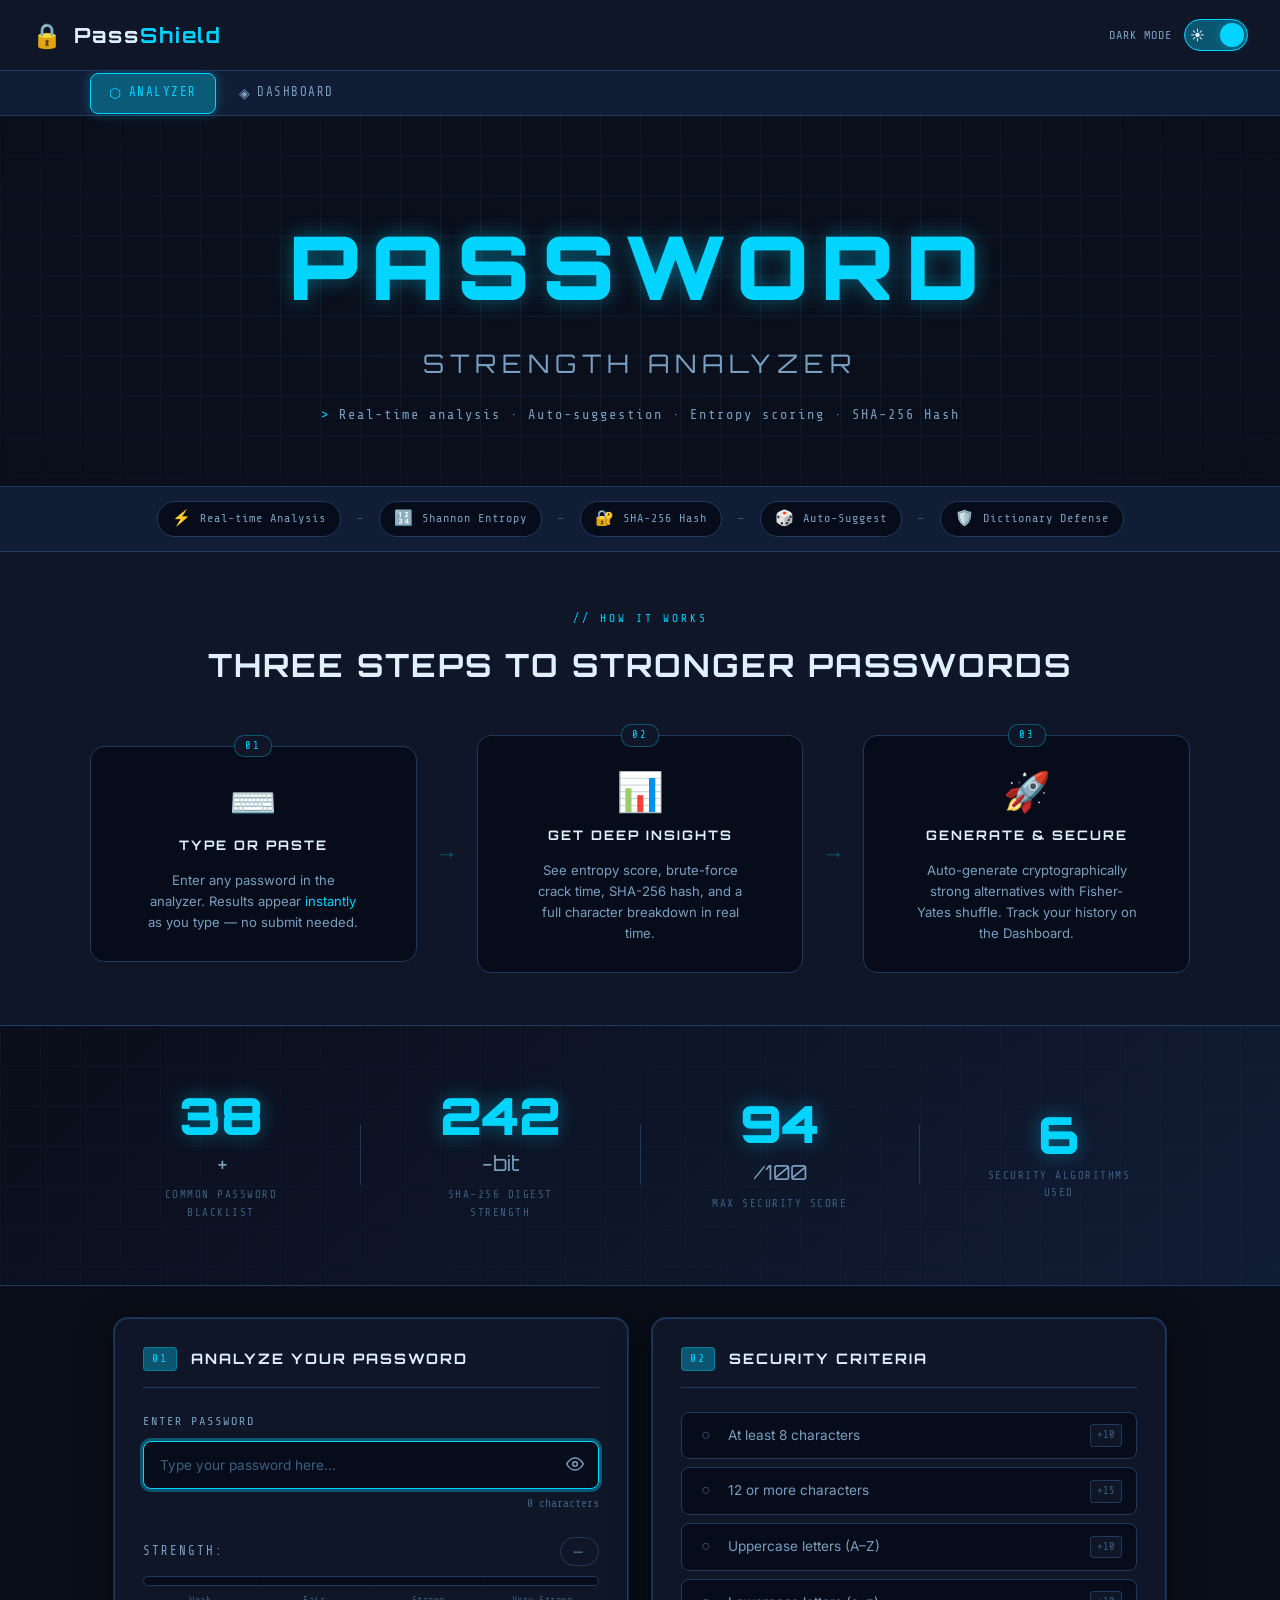
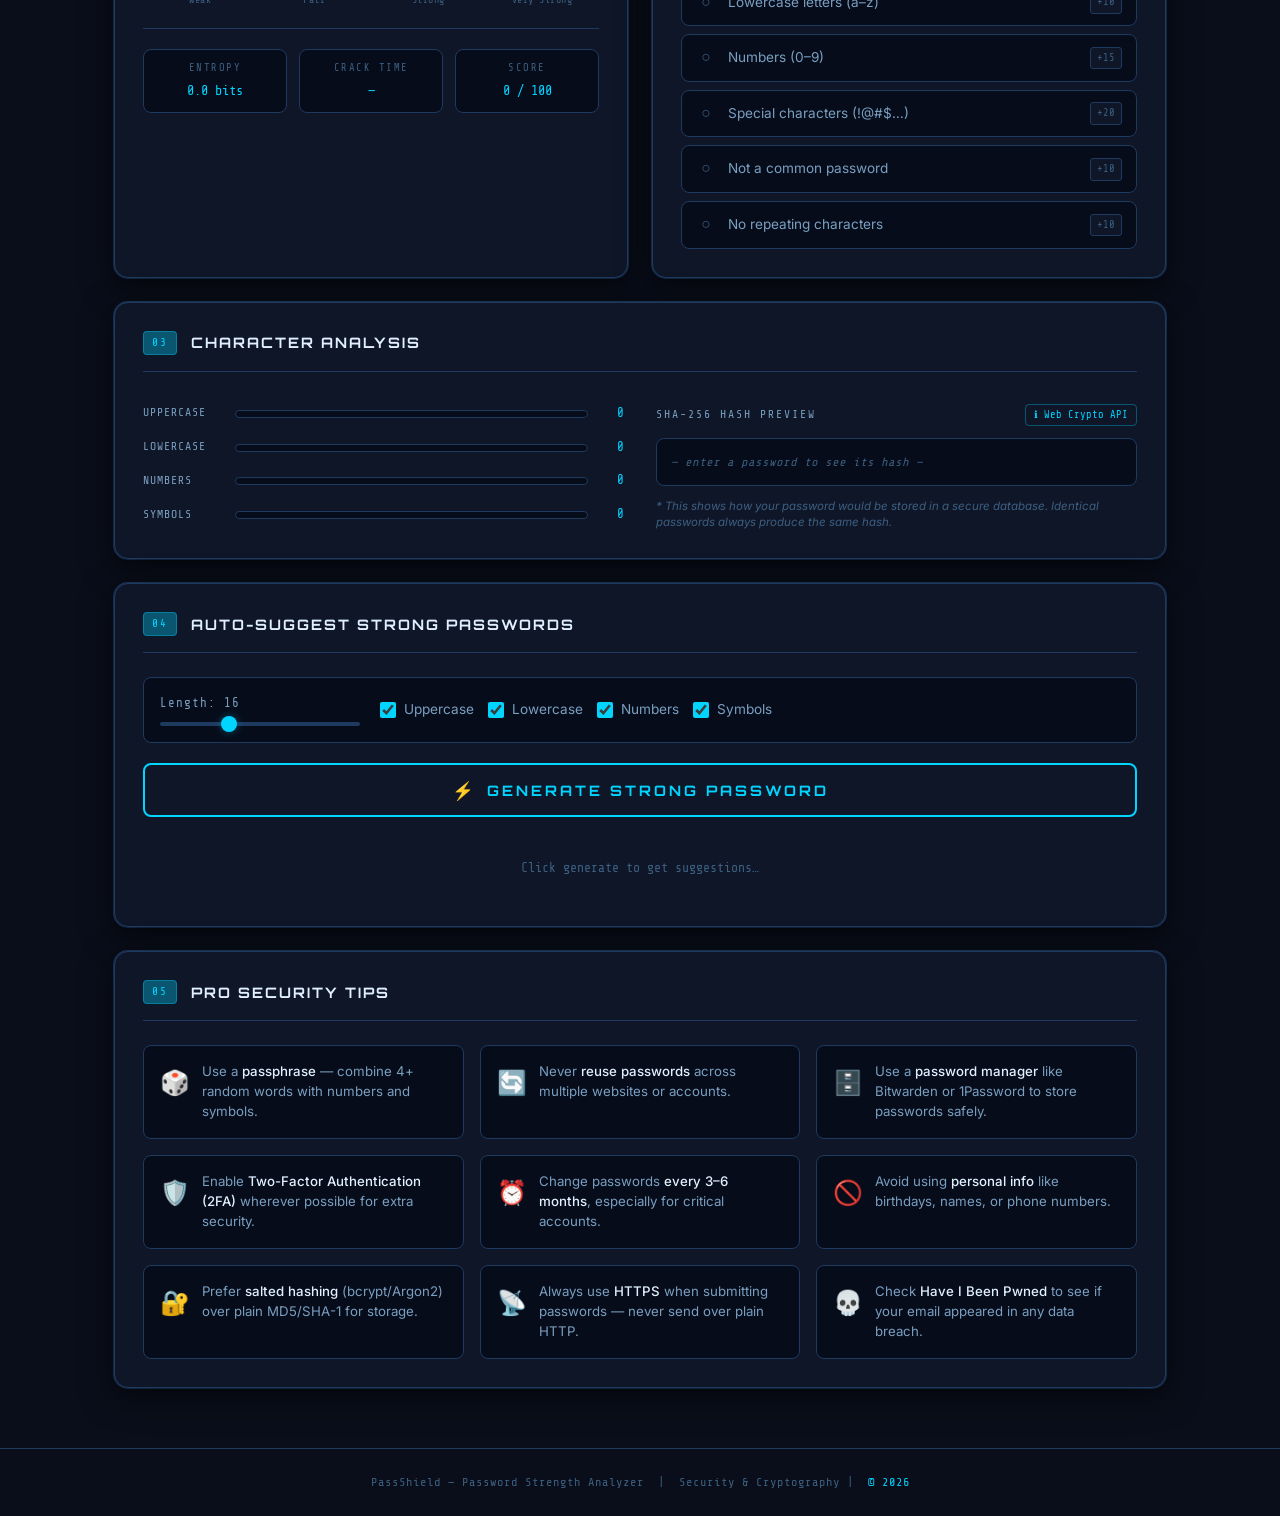
<file: index.html>
<!DOCTYPE html>
<html lang="en" data-theme="dark">
<head>
  <meta charset="UTF-8" />
  <meta name="viewport" content="width=device-width, initial-scale=1.0"/>
  <title>Password Strength Analyzer — PassShield</title>
  <link rel="stylesheet" href="style.css" />
  <link href="https://fonts.googleapis.com/css2?family=Share+Tech+Mono&family=Orbitron:wght@400;700;900&family=Inter:wght@300;400;500&display=swap" rel="stylesheet"/>
</head>
<body>

  <!-- ═══════════════════════════ HEADER ═══════════════════════════ -->
  <header class="site-header">
    <div class="logo">
      <span class="logo-icon">🔒</span>
      <span class="logo-text">Pass<span class="accent">Shield</span></span>
    </div>
    <div class="header-right">
      <span class="theme-label" id="themeLabel">Dark Mode</span>
      <label class="toggle-switch" title="Toggle Dark/Light Mode">
        <input type="checkbox" id="themeToggle" checked />
        <span class="slider">
          <span class="slider-icon sun">☀️</span>
          <span class="slider-icon moon">🌙</span>
        </span>
      </label>
    </div>
  </header>

  <!-- ═══════════════════════════ NAV BAR ═══════════════════════════ -->
  <nav class="site-nav">
    <div class="nav-inner">
      <a href="index.html" class="nav-link active">
        <span class="nav-icon">⬡</span> Analyzer
      </a>
      <a href="dashboard.html" class="nav-link">
        <span class="nav-icon">◈</span> Dashboard
      </a>
    </div>
  </nav>

  <!-- ═══════════════════════════ HERO ═══════════════════════════ -->
  <section class="hero">
    <div class="hero-bg">
      <div class="grid-overlay"></div>
      <div class="scanline"></div>
    </div>
    <h1 class="hero-title">
      <span class="line1">PASSWORD</span>
      <span class="line2">STRENGTH ANALYZER</span>
    </h1>
    <p class="hero-subtitle">Real-time analysis · Auto-suggestion · Entropy scoring · SHA-256 Hash</p>
  </section>

  <!-- ═══════════════════════════ FEATURES STRIP ═══════════════════════════ -->
  <section class="features-strip">
    <div class="features-strip-inner">
      <div class="feature-pill">
        <span class="feature-pill-icon">⚡</span>
        <span>Real-time Analysis</span>
      </div>
      <div class="feature-pill-sep">—</div>
      <div class="feature-pill">
        <span class="feature-pill-icon">🔢</span>
        <span>Shannon Entropy</span>
      </div>
      <div class="feature-pill-sep">—</div>
      <div class="feature-pill">
        <span class="feature-pill-icon">🔐</span>
        <span>SHA-256 Hash</span>
      </div>
      <div class="feature-pill-sep">—</div>
      <div class="feature-pill">
        <span class="feature-pill-icon">🎲</span>
        <span>Auto-Suggest</span>
      </div>
      <div class="feature-pill-sep">—</div>
      <div class="feature-pill">
        <span class="feature-pill-icon">🛡️</span>
        <span>Dictionary Defense</span>
      </div>
    </div>
  </section>

  <!-- ═══════════════════════════ HOW IT WORKS ═══════════════════════════ -->
  <section class="how-it-works">
    <div class="hiw-inner">
      <div class="hiw-header">
        <span class="hiw-tag">// HOW IT WORKS</span>
        <h2 class="hiw-title">Three steps to stronger passwords</h2>
      </div>
      <div class="hiw-steps">
        <div class="hiw-step">
          <div class="hiw-step-num">01</div>
          <div class="hiw-step-icon">⌨️</div>
          <h3 class="hiw-step-title">Type or Paste</h3>
          <p class="hiw-step-desc">Enter any password in the analyzer. Results appear <em>instantly</em> as you type — no submit needed.</p>
        </div>
        <div class="hiw-connector">
          <span class="connector-arrow">→</span>
        </div>
        <div class="hiw-step">
          <div class="hiw-step-num">02</div>
          <div class="hiw-step-icon">📊</div>
          <h3 class="hiw-step-title">Get Deep Insights</h3>
          <p class="hiw-step-desc">See entropy score, brute-force crack time, SHA-256 hash, and a full character breakdown in real time.</p>
        </div>
        <div class="hiw-connector">
          <span class="connector-arrow">→</span>
        </div>
        <div class="hiw-step">
          <div class="hiw-step-num">03</div>
          <div class="hiw-step-icon">🚀</div>
          <h3 class="hiw-step-title">Generate &amp; Secure</h3>
          <p class="hiw-step-desc">Auto-generate cryptographically strong alternatives with Fisher-Yates shuffle. Track your history on the Dashboard.</p>
        </div>
      </div>
    </div>
  </section>

  <!-- ═══════════════════════════ LIVE COUNTERS ═══════════════════════════ -->
  <section class="live-counters">
    <div class="counters-inner">
      <div class="counter-item">
        <span class="counter-num" data-target="40">0</span><span class="counter-suffix">+</span>
        <span class="counter-label">Common password blacklist</span>
      </div>
      <div class="counter-divider"></div>
      <div class="counter-item">
        <span class="counter-num" data-target="256">0</span><span class="counter-suffix">-bit</span>
        <span class="counter-label">SHA-256 digest strength</span>
      </div>
      <div class="counter-divider"></div>
      <div class="counter-item">
        <span class="counter-num" data-target="100">0</span><span class="counter-suffix">/100</span>
        <span class="counter-label">Max security score</span>
      </div>
      <div class="counter-divider"></div>
      <div class="counter-item">
        <span class="counter-num" data-target="6">0</span>
        <span class="counter-label">Security algorithms used</span>
      </div>
    </div>
  </section>


  <main class="main-container">

    <!-- ─── 01: INPUT / ANALYZE ─── -->
    <div class="card input-card">
      <div class="card-header">
        <span class="card-num">01</span>
        <h2>Analyze Your Password</h2>
      </div>

      <div class="input-group">
        <label for="passwordInput" class="input-label">Enter Password</label>
        <div class="input-wrapper">
          <input
            type="password"
            id="passwordInput"
            placeholder="Type your password here..."
            autocomplete="new-password"
            spellcheck="false"
          />
          <button class="toggle-vis" id="toggleVis" title="Show/Hide password">
            <span id="eyeIcon">
              <svg xmlns="http://www.w3.org/2000/svg" width="18" height="18" viewBox="0 0 24 24" fill="none" stroke="currentColor" stroke-width="2" stroke-linecap="round" stroke-linejoin="round"><path d="M1 12s4-8 11-8 11 8 11 8-4 8-11 8-11-8-11-8z"/><circle cx="12" cy="12" r="3"/></svg>
            </span>
          </button>
        </div>
        <div class="char-count"><span id="charCount">0</span> characters</div>
      </div>

      <!-- STRENGTH METER -->
      <div class="strength-section">
        <div class="strength-label-row">
          <span class="strength-text">Strength:</span>
          <span class="strength-badge" id="strengthBadge">—</span>
        </div>
        <div class="meter-track">
          <div class="meter-bar" id="meterBar"></div>
          <div class="meter-segments">
            <div class="seg"></div><div class="seg"></div>
            <div class="seg"></div><div class="seg"></div>
          </div>
        </div>
        <div class="strength-labels-row">
          <span>Weak</span><span>Fair</span><span>Strong</span><span>Very Strong</span>
        </div>
      </div>

      <!-- ENTROPY / STATS -->
      <div class="entropy-row">
        <div class="entropy-item">
          <span class="entropy-label">Entropy</span>
          <span class="entropy-value" id="entropyVal">0.0 bits</span>
        </div>
        <div class="entropy-item">
          <span class="entropy-label">Crack Time</span>
          <span class="entropy-value" id="crackTime">—</span>
        </div>
        <div class="entropy-item">
          <span class="entropy-label">Score</span>
          <span class="entropy-value" id="scoreVal">0 / 100</span>
        </div>
      </div>
    </div>

    <!-- ─── 02: SECURITY CRITERIA ─── -->
    <div class="card criteria-card">
      <div class="card-header">
        <span class="card-num">02</span>
        <h2>Security Criteria</h2>
      </div>
      <ul class="criteria-list" id="criteriaList">
        <li class="criterion" id="crit-length" data-done="false">
          <span class="crit-icon">○</span>
          <span class="crit-text">At least 8 characters</span>
          <span class="crit-badge">+10</span>
        </li>
        <li class="criterion" id="crit-length12" data-done="false">
          <span class="crit-icon">○</span>
          <span class="crit-text">12 or more characters</span>
          <span class="crit-badge">+15</span>
        </li>
        <li class="criterion" id="crit-upper" data-done="false">
          <span class="crit-icon">○</span>
          <span class="crit-text">Uppercase letters (A–Z)</span>
          <span class="crit-badge">+10</span>
        </li>
        <li class="criterion" id="crit-lower" data-done="false">
          <span class="crit-icon">○</span>
          <span class="crit-text">Lowercase letters (a–z)</span>
          <span class="crit-badge">+10</span>
        </li>
        <li class="criterion" id="crit-number" data-done="false">
          <span class="crit-icon">○</span>
          <span class="crit-text">Numbers (0–9)</span>
          <span class="crit-badge">+15</span>
        </li>
        <li class="criterion" id="crit-special" data-done="false">
          <span class="crit-icon">○</span>
          <span class="crit-text">Special characters (!@#$…)</span>
          <span class="crit-badge">+20</span>
        </li>
        <li class="criterion" id="crit-nocommon" data-done="false">
          <span class="crit-icon">○</span>
          <span class="crit-text">Not a common password</span>
          <span class="crit-badge">+10</span>
        </li>
        <li class="criterion" id="crit-norepeat" data-done="false">
          <span class="crit-icon">○</span>
          <span class="crit-text">No repeating characters</span>
          <span class="crit-badge">+10</span>
        </li>
      </ul>
    </div>

    <!-- ─── 03: CHARACTER ANALYSIS ─── -->
    <div class="card char-analysis-card">
      <div class="card-header">
        <span class="card-num">03</span>
        <h2>Character Analysis</h2>
      </div>

      <div class="char-breakdown" id="charBreakdown">
        <div class="char-type-row">
          <span class="char-type-label">Uppercase</span>
          <div class="char-bar-track"><div class="char-bar upper-bar" id="barUpper" style="width:0%"></div></div>
          <span class="char-type-count" id="countUpper">0</span>
        </div>
        <div class="char-type-row">
          <span class="char-type-label">Lowercase</span>
          <div class="char-bar-track"><div class="char-bar lower-bar" id="barLower" style="width:0%"></div></div>
          <span class="char-type-count" id="countLower">0</span>
        </div>
        <div class="char-type-row">
          <span class="char-type-label">Numbers</span>
          <div class="char-bar-track"><div class="char-bar number-bar" id="barNumber" style="width:0%"></div></div>
          <span class="char-type-count" id="countNumber">0</span>
        </div>
        <div class="char-type-row">
          <span class="char-type-label">Symbols</span>
          <div class="char-bar-track"><div class="char-bar symbol-bar" id="barSymbol" style="width:0%"></div></div>
          <span class="char-type-count" id="countSymbol">0</span>
        </div>
      </div>

      <!-- SHA-256 Hash Preview -->
      <div class="hash-section">
        <div class="hash-label-row">
          <span class="hash-label">SHA-256 Hash Preview</span>
          <span class="hash-info" title="Computed client-side using Web Crypto API">ℹ Web Crypto API</span>
        </div>
        <div class="hash-display" id="hashDisplay">
          <span class="hash-placeholder">— enter a password to see its hash —</span>
        </div>
        <p class="hash-note">* This shows how your password would be stored in a secure database. Identical passwords always produce the same hash.</p>
      </div>
    </div>

    <!-- ─── 04: AUTO-SUGGEST ─── -->
    <div class="card suggest-card">
      <div class="card-header">
        <span class="card-num">04</span>
        <h2>Auto-Suggest Strong Passwords</h2>
      </div>

      <div class="gen-options">
        <div class="option-group">
          <label>Length: <span id="lenDisplay">16</span></label>
          <input type="range" id="genLength" min="8" max="32" value="16" class="slider-range"/>
        </div>
        <div class="checkboxes">
          <label class="cb-label"><input type="checkbox" id="incUpper" checked/> Uppercase</label>
          <label class="cb-label"><input type="checkbox" id="incLower" checked/> Lowercase</label>
          <label class="cb-label"><input type="checkbox" id="incNumbers" checked/> Numbers</label>
          <label class="cb-label"><input type="checkbox" id="incSymbols" checked/> Symbols</label>
        </div>
      </div>

      <button class="btn-generate" id="generateBtn">
        <span class="btn-icon">⚡</span><span> Generate Strong Password</span>
      </button>

      <div class="generated-list" id="generatedList">
        <p class="gen-placeholder">Click generate to get suggestions…</p>
      </div>
    </div>

    <!-- ─── 05: PRO SECURITY TIPS (LAST) ─── -->
    <div class="card tips-card">
      <div class="card-header">
        <span class="card-num">05</span>
        <h2>Pro Security Tips</h2>
      </div>
      <div class="tips-grid">
        <div class="tip-item">
          <span class="tip-icon">🎲</span>
          <p>Use a <strong>passphrase</strong> — combine 4+ random words with numbers and symbols.</p>
        </div>
        <div class="tip-item">
          <span class="tip-icon">🔄</span>
          <p>Never <strong>reuse passwords</strong> across multiple websites or accounts.</p>
        </div>
        <div class="tip-item">
          <span class="tip-icon">🗄️</span>
          <p>Use a <strong>password manager</strong> like Bitwarden or 1Password to store passwords safely.</p>
        </div>
        <div class="tip-item">
          <span class="tip-icon">🛡️</span>
          <p>Enable <strong>Two-Factor Authentication (2FA)</strong> wherever possible for extra security.</p>
        </div>
        <div class="tip-item">
          <span class="tip-icon">⏰</span>
          <p>Change passwords <strong>every 3–6 months</strong>, especially for critical accounts.</p>
        </div>
        <div class="tip-item">
          <span class="tip-icon">🚫</span>
          <p>Avoid using <strong>personal info</strong> like birthdays, names, or phone numbers.</p>
        </div>
        <div class="tip-item">
          <span class="tip-icon">🔐</span>
          <p>Prefer <strong>salted hashing</strong> (bcrypt/Argon2) over plain MD5/SHA-1 for storage.</p>
        </div>
        <div class="tip-item">
          <span class="tip-icon">📡</span>
          <p>Always use <strong>HTTPS</strong> when submitting passwords — never send over plain HTTP.</p>
        </div>
        <div class="tip-item">
          <span class="tip-icon">💀</span>
          <p>Check <strong>Have I Been Pwned</strong> to see if your email appeared in any data breach.</p>
        </div>
      </div>
    </div>

  </main>

  <!-- ═══════════════════════════ FOOTER ═══════════════════════════ -->
  <footer class="site-footer">
    <p>PassShield — Password Strength Analyzer &nbsp;|&nbsp; Security &amp; Cryptography |&nbsp; <span class="accent">© 2026</span></p>
  </footer>

  <script src="script.js"></script>
</body>
</html>
</file>
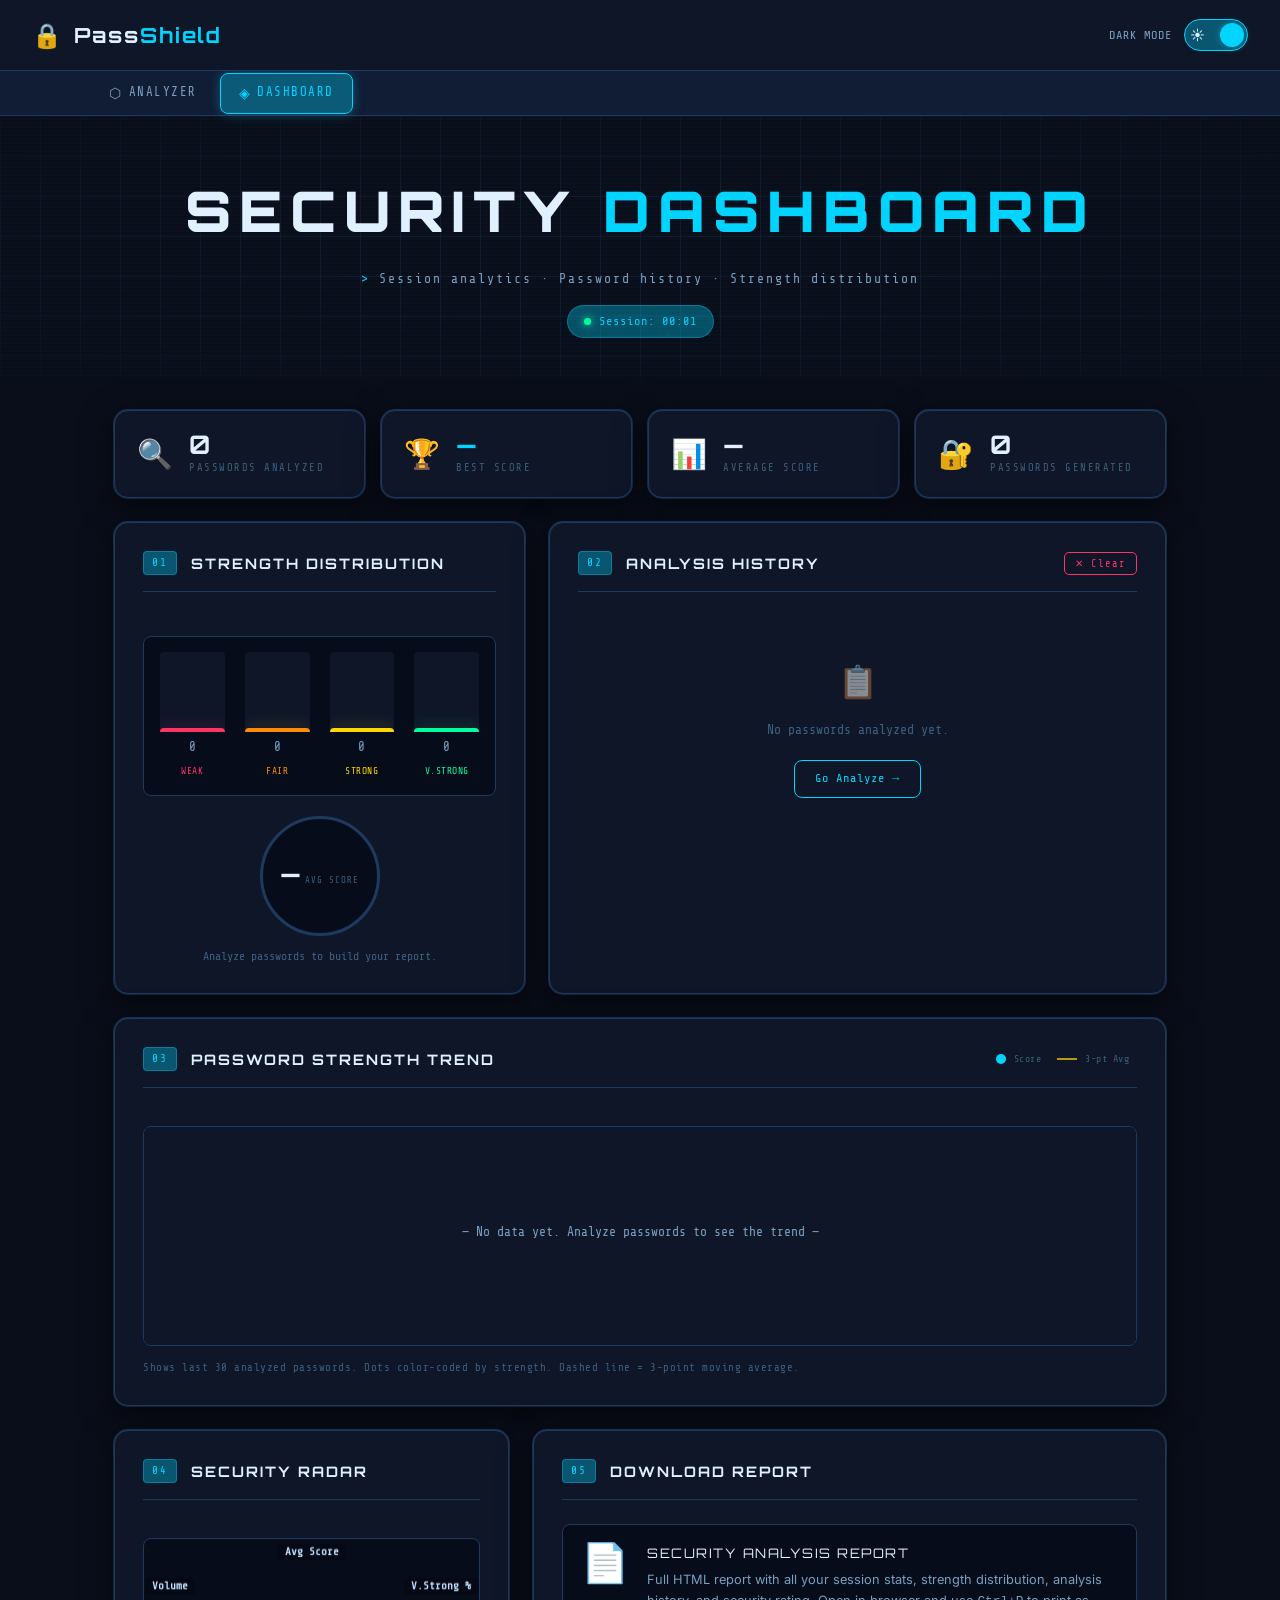
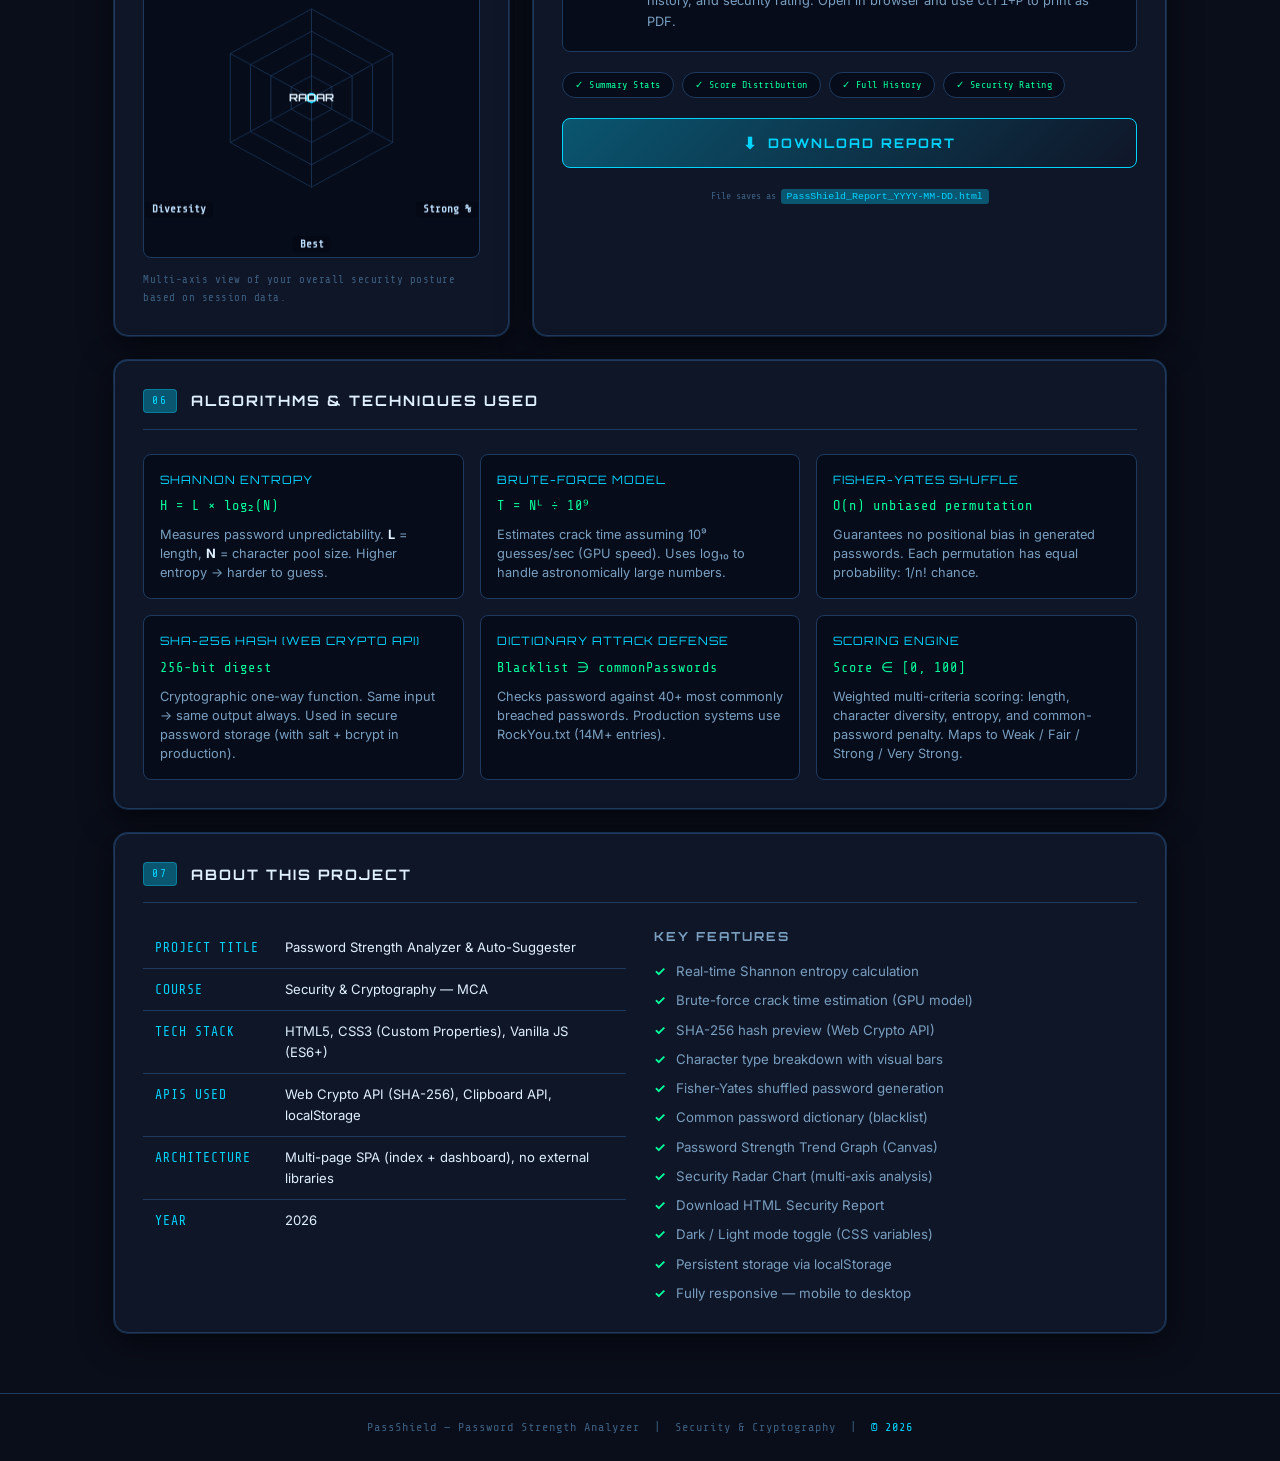
<file: dashboard.html>
<!DOCTYPE html>
<html lang="en" data-theme="dark">
<head>
  <meta charset="UTF-8"/>
  <meta name="viewport" content="width=device-width, initial-scale=1.0"/>
  <title>Dashboard — PassShield</title>
  <link rel="stylesheet" href="style.css"/>
  <link href="https://fonts.googleapis.com/css2?family=Share+Tech+Mono&family=Orbitron:wght@400;700;900&family=Inter:wght@300;400;500&display=swap" rel="stylesheet"/>
</head>
<body>

  <!-- ═══ HEADER ═══ -->
  <header class="site-header">
    <div class="logo">
      <span class="logo-icon">🔒</span>
      <span class="logo-text">Pass<span class="accent">Shield</span></span>
    </div>
    <div class="header-right">
      <span class="theme-label" id="themeLabel">Dark Mode</span>
      <label class="toggle-switch" title="Toggle Dark/Light Mode">
        <input type="checkbox" id="themeToggle" checked/>
        <span class="slider">
          <span class="slider-icon sun">☀️</span>
          <span class="slider-icon moon">🌙</span>
        </span>
      </label>
    </div>
  </header>

  <!-- ═══ NAV ═══ -->
  <nav class="site-nav">
    <div class="nav-inner">
      <a href="index.html" class="nav-link">
        <span class="nav-icon">⬡</span> Analyzer
      </a>
      <a href="dashboard.html" class="nav-link active">
        <span class="nav-icon">◈</span> Dashboard
      </a>
    </div>
  </nav>

  <!-- ═══ DASHBOARD HERO ═══ -->
  <section class="dash-hero">
    <div class="hero-bg">
      <div class="grid-overlay"></div>
      <div class="scanline"></div>
    </div>
    <div class="dash-hero-inner">
      <h1 class="dash-title">SECURITY <span class="accent">DASHBOARD</span></h1>
      <p class="dash-subtitle">Session analytics · Password history · Strength distribution</p>
      <div class="session-badge">
        <span class="session-dot"></span>
        <span id="sessionClock">Session: 00:00</span>
      </div>
    </div>
  </section>

  <!-- ═══ DASHBOARD MAIN ═══ -->
  <main class="dash-container">

    <!-- ─── STAT CARDS ROW ─── -->
    <div class="stat-row">
      <div class="stat-card">
        <div class="stat-icon">🔍</div>
        <div class="stat-body">
          <span class="stat-value" id="statTotal">0</span>
          <span class="stat-label">Passwords Analyzed</span>
        </div>
      </div>
      <div class="stat-card">
        <div class="stat-icon">🏆</div>
        <div class="stat-body">
          <span class="stat-value accent" id="statBest">—</span>
          <span class="stat-label">Best Score</span>
        </div>
      </div>
      <div class="stat-card">
        <div class="stat-icon">📊</div>
        <div class="stat-body">
          <span class="stat-value" id="statAvg">—</span>
          <span class="stat-label">Average Score</span>
        </div>
      </div>
      <div class="stat-card">
        <div class="stat-icon">🔐</div>
        <div class="stat-body">
          <span class="stat-value" id="statGenerated">0</span>
          <span class="stat-label">Passwords Generated</span>
        </div>
      </div>
    </div>

    <!-- ─── STRENGTH DISTRIBUTION + HISTORY ─── -->
    <div class="dash-grid">

      <!-- Strength Distribution Chart -->
      <div class="card dist-card">
        <div class="card-header">
          <span class="card-num">01</span>
          <h2>Strength Distribution</h2>
        </div>
        <div class="dist-chart" id="distChart">
          <div class="dist-bar-group">
            <div class="dist-bar-wrap">
              <div class="dist-bar-fill weak-fill" id="distWeak" style="height:0%"></div>
            </div>
            <span class="dist-bar-count" id="distWeakCount">0</span>
            <span class="dist-bar-label weak-label">Weak</span>
          </div>
          <div class="dist-bar-group">
            <div class="dist-bar-wrap">
              <div class="dist-bar-fill fair-fill" id="distFair" style="height:0%"></div>
            </div>
            <span class="dist-bar-count" id="distFairCount">0</span>
            <span class="dist-bar-label fair-label">Fair</span>
          </div>
          <div class="dist-bar-group">
            <div class="dist-bar-wrap">
              <div class="dist-bar-fill strong-fill" id="distStrong" style="height:0%"></div>
            </div>
            <span class="dist-bar-count" id="distStrongCount">0</span>
            <span class="dist-bar-label strong-label">Strong</span>
          </div>
          <div class="dist-bar-group">
            <div class="dist-bar-wrap">
              <div class="dist-bar-fill vstrong-fill" id="distVstrong" style="height:0%"></div>
            </div>
            <span class="dist-bar-count" id="distVstrongCount">0</span>
            <span class="dist-bar-label vstrong-label">V.Strong</span>
          </div>
        </div>

        <!-- Security Gauge -->
        <div class="security-gauge-wrap">
          <div class="security-gauge">
            <div class="gauge-arc" id="gaugeArc"></div>
            <div class="gauge-center">
              <span class="gauge-score" id="gaugeScore">—</span>
              <span class="gauge-label-inner">Avg Score</span>
            </div>
          </div>
          <p class="gauge-desc" id="gaugeDesc">Analyze passwords to build your report.</p>
        </div>
      </div>

      <!-- Analysis History -->
      <div class="card history-card">
        <div class="card-header">
          <span class="card-num">02</span>
          <h2>Analysis History</h2>
          <button class="clear-btn" id="clearHistoryBtn" title="Clear history">✕ Clear</button>
        </div>
        <div class="history-list" id="historyList">
          <div class="history-empty">
            <span class="empty-icon">📋</span>
            <p>No passwords analyzed yet.</p>
            <a href="index.html" class="go-analyze-btn">Go Analyze →</a>
          </div>
        </div>
      </div>

    </div>

    <!-- ─── NEW: PASSWORD TREND GRAPH ─── -->
    <div class="card trend-card">
      <div class="card-header">
        <span class="card-num">03</span>
        <h2>Password Strength Trend</h2>
        <div class="trend-legend">
          <span class="legend-dot" style="background:var(--accent)"></span><span class="legend-lbl">Score</span>
          <span class="legend-dash"></span><span class="legend-lbl">3-pt Avg</span>
        </div>
      </div>
      <div class="trend-wrap">
        <canvas id="trendCanvas" class="trend-canvas"></canvas>
      </div>
      <p class="trend-note">Shows last 30 analyzed passwords. Dots color-coded by strength. Dashed line = 3-point moving average.</p>
    </div>

    <!-- ─── NEW: RADAR + DOWNLOAD ROW ─── -->
    <div class="radar-download-row">

      <!-- Security Radar Chart -->
      <div class="card radar-card">
        <div class="card-header">
          <span class="card-num">04</span>
          <h2>Security Radar</h2>
        </div>
        <div class="radar-wrap">
          <canvas id="radarCanvas" class="radar-canvas"></canvas>
        </div>
        <p class="radar-note">Multi-axis view of your overall security posture based on session data.</p>
      </div>

      <!-- Download Report -->
      <div class="card report-card">
        <div class="card-header">
          <span class="card-num">05</span>
          <h2>Download Report</h2>
        </div>
        <div class="report-body">
          <div class="report-preview">
            <div class="report-icon">📄</div>
            <div class="report-info">
              <p class="report-title">Security Analysis Report</p>
              <p class="report-desc">Full HTML report with all your session stats, strength distribution, analysis history, and security rating. Open in browser and use <kbd>Ctrl+P</kbd> to print as PDF.</p>
            </div>
          </div>
          <div class="report-includes">
            <span class="include-tag">✓ Summary Stats</span>
            <span class="include-tag">✓ Score Distribution</span>
            <span class="include-tag">✓ Full History</span>
            <span class="include-tag">✓ Security Rating</span>
          </div>
          <button class="btn-download" id="downloadReportBtn">
            <span class="btn-dl-icon">⬇</span> Download Report
          </button>
          <p class="report-hint">File saves as <code>PassShield_Report_YYYY-MM-DD.html</code></p>
        </div>
      </div>

    </div>

    <!-- ─── ALGORITHM INFO ─── -->
    <div class="card algo-card">
      <div class="card-header">
        <span class="card-num">06</span>
        <h2>Algorithms &amp; Techniques Used</h2>
      </div>
      <div class="algo-grid">
        <div class="algo-item">
          <div class="algo-title">Shannon Entropy</div>
          <div class="algo-formula">H = L × log₂(N)</div>
          <p class="algo-desc">Measures password unpredictability. <strong>L</strong> = length, <strong>N</strong> = character pool size. Higher entropy → harder to guess.</p>
        </div>
        <div class="algo-item">
          <div class="algo-title">Brute-Force Model</div>
          <div class="algo-formula">T = Nᴸ ÷ 10⁹</div>
          <p class="algo-desc">Estimates crack time assuming 10⁹ guesses/sec (GPU speed). Uses log₁₀ to handle astronomically large numbers.</p>
        </div>
        <div class="algo-item">
          <div class="algo-title">Fisher-Yates Shuffle</div>
          <div class="algo-formula">O(n) unbiased permutation</div>
          <p class="algo-desc">Guarantees no positional bias in generated passwords. Each permutation has equal probability: 1/n! chance.</p>
        </div>
        <div class="algo-item">
          <div class="algo-title">SHA-256 Hash (Web Crypto API)</div>
          <div class="algo-formula">256-bit digest</div>
          <p class="algo-desc">Cryptographic one-way function. Same input → same output always. Used in secure password storage (with salt + bcrypt in production).</p>
        </div>
        <div class="algo-item">
          <div class="algo-title">Dictionary Attack Defense</div>
          <div class="algo-formula">Blacklist ∋ commonPasswords</div>
          <p class="algo-desc">Checks password against 40+ most commonly breached passwords. Production systems use RockYou.txt (14M+ entries).</p>
        </div>
        <div class="algo-item">
          <div class="algo-title">Scoring Engine</div>
          <div class="algo-formula">Score ∈ [0, 100]</div>
          <p class="algo-desc">Weighted multi-criteria scoring: length, character diversity, entropy, and common-password penalty. Maps to Weak / Fair / Strong / Very Strong.</p>
        </div>
      </div>
    </div>

    <!-- ─── ABOUT / PROJECT INFO ─── -->
    <div class="card about-card">
      <div class="card-header">
        <span class="card-num">07</span>
        <h2>About This Project</h2>
      </div>
      <div class="about-grid">
        <div class="about-info">
          <table class="about-table">
            <tr><td class="about-key">Project Title</td><td>Password Strength Analyzer &amp; Auto-Suggester</td></tr>
            <tr><td class="about-key">Course</td><td>Security &amp; Cryptography — MCA</td></tr>
            <tr><td class="about-key">Tech Stack</td><td>HTML5, CSS3 (Custom Properties), Vanilla JS (ES6+)</td></tr>
            <tr><td class="about-key">APIs Used</td><td>Web Crypto API (SHA-256), Clipboard API, localStorage</td></tr>
            <tr><td class="about-key">Architecture</td><td>Multi-page SPA (index + dashboard), no external libraries</td></tr>
            <tr><td class="about-key">Year</td><td>2026</td></tr>
          </table>
        </div>
        <div class="about-features">
          <h3 class="features-title">Key Features</h3>
          <ul class="features-list">
            <li><span class="feat-check">✓</span> Real-time Shannon entropy calculation</li>
            <li><span class="feat-check">✓</span> Brute-force crack time estimation (GPU model)</li>
            <li><span class="feat-check">✓</span> SHA-256 hash preview (Web Crypto API)</li>
            <li><span class="feat-check">✓</span> Character type breakdown with visual bars</li>
            <li><span class="feat-check">✓</span> Fisher-Yates shuffled password generation</li>
            <li><span class="feat-check">✓</span> Common password dictionary (blacklist)</li>
            <li><span class="feat-check">✓</span> Password Strength Trend Graph (Canvas)</li>
            <li><span class="feat-check">✓</span> Security Radar Chart (multi-axis analysis)</li>
            <li><span class="feat-check">✓</span> Download HTML Security Report</li>
            <li><span class="feat-check">✓</span> Dark / Light mode toggle (CSS variables)</li>
            <li><span class="feat-check">✓</span> Persistent storage via localStorage</li>
            <li><span class="feat-check">✓</span> Fully responsive — mobile to desktop</li>
          </ul>
        </div>
      </div>
    </div>

  </main>

  <!-- ═══ FOOTER ═══ -->
  <footer class="site-footer">
    <p>PassShield — Password Strength Analyzer &nbsp;|&nbsp; Security &amp; Cryptography &nbsp;|&nbsp; <span class="accent">© 2026</span></p>
  </footer>

  <script src="dashboard.js"></script>
</body>
</html>
</file>
<file: style.css>
/* ═══════════════════════════════════════════════════════════════
   PassShield — style.css
   Cyberpunk / Terminal Aesthetic
   Dark Mode Default + Light Mode Toggle
═══════════════════════════════════════════════════════════════ */

@import url('https://fonts.googleapis.com/css2?family=Share+Tech+Mono&family=Orbitron:wght@400;700;900&family=Inter:wght@300;400;500&display=swap');

/* ─── CSS VARIABLES — DARK THEME ─── */
:root,
[data-theme="dark"] {
  --bg-primary:     #0a0e1a;
  --bg-card:        #0f1628;
  --bg-card-alt:    #111c35;
  --bg-input:       #060c1a;
  --border-color:   #1e3a5f;
  --border-glow:    #00d4ff44;

  --text-primary:   #e0f0ff;
  --text-secondary: #7a9fc0;
  --text-muted:     #3d5f80;

  --accent:         #00d4ff;
  --accent-dim:     #00d4ff55;
  --accent-glow:    0 0 20px #00d4ff66;

  --green:          #00ff9d;
  --green-dim:      #00ff9d33;
  --yellow:         #ffd700;
  --yellow-dim:     #ffd70033;
  --orange:         #ff8c00;
  --red:            #ff3366;
  --red-dim:        #ff336633;

  --strength-weak:   #ff3366;
  --strength-fair:   #ff8c00;
  --strength-strong: #ffd700;
  --strength-vstrong:#00ff9d;

  --shadow-card:    0 8px 32px rgba(0,0,0,0.6), 0 0 0 1px var(--border-color);
  --shadow-glow:    0 0 30px rgba(0,212,255,0.12);

  --font-display:   'Orbitron', sans-serif;
  --font-mono:      'Share Tech Mono', monospace;
  --font-body:      'Inter', sans-serif;

  --radius:         8px;
  --radius-lg:      14px;
  --transition:     0.3s cubic-bezier(0.4,0,0.2,1);
}

/* ─── LIGHT THEME ─── */
[data-theme="light"] {
  --bg-primary:     #f0f4ff;
  --bg-card:        #ffffff;
  --bg-card-alt:    #f5f8ff;
  --bg-input:       #eef2fc;
  --border-color:   #c8d5f0;
  --border-glow:    #0070ff33;

  --text-primary:   #0d1b3e;
  --text-secondary: #4a6080;
  --text-muted:     #8090b0;

  --accent:         #0077ff;
  --accent-dim:     #0077ff22;
  --accent-glow:    0 0 20px #0077ff33;

  --green:          #00a86b;
  --green-dim:      #00a86b22;
  --yellow:         #cc9900;
  --yellow-dim:     #cc990022;
  --orange:         #e06600;
  --red:            #cc0044;
  --red-dim:        #cc004422;

  --strength-weak:   #cc0044;
  --strength-fair:   #e06600;
  --strength-strong: #cc9900;
  --strength-vstrong:#00a86b;

  --shadow-card:    0 4px 24px rgba(0,0,100,0.08), 0 0 0 1px var(--border-color);
  --shadow-glow:    0 0 20px rgba(0,119,255,0.08);
}

/* ─── RESET & BASE ─── */
*, *::before, *::after { box-sizing: border-box; margin: 0; padding: 0; }
html { scroll-behavior: smooth; }
body {
  background-color: var(--bg-primary);
  color: var(--text-primary);
  font-family: var(--font-body);
  min-height: 100vh;
  line-height: 1.6;
  transition: background-color var(--transition), color var(--transition);
  overflow-x: hidden;
}

::-webkit-scrollbar { width: 6px; }
::-webkit-scrollbar-track { background: var(--bg-primary); }
::-webkit-scrollbar-thumb { background: var(--border-color); border-radius: 3px; }
::-webkit-scrollbar-thumb:hover { background: var(--accent-dim); }

/* ═══ HEADER ═══ */
.site-header {
  display: flex;
  align-items: center;
  justify-content: space-between;
  padding: 16px 32px;
  background: var(--bg-card);
  border-bottom: 1px solid var(--border-color);
  position: sticky;
  top: 0;
  z-index: 200;
  backdrop-filter: blur(12px);
}

.logo {
  display: flex;
  align-items: center;
  gap: 10px;
  font-family: var(--font-display);
  font-size: 1.3rem;
  font-weight: 700;
  letter-spacing: 2px;
  color: var(--text-primary);
}

.logo-icon { font-size: 1.5rem; }
.accent { color: var(--accent); }

.header-right { display: flex; align-items: center; gap: 12px; }

.theme-label {
  font-family: var(--font-mono);
  font-size: 0.75rem;
  color: var(--text-secondary);
  letter-spacing: 1px;
  text-transform: uppercase;
  min-width: 80px;
  text-align: right;
}

/* ─── TOGGLE SWITCH ─── */
.toggle-switch {
  position: relative;
  display: inline-block;
  width: 64px; height: 32px;
  cursor: pointer;
}
.toggle-switch input { opacity:0; width:0; height:0; position:absolute; }
.slider {
  position: absolute;
  inset: 0;
  background: var(--bg-input);
  border: 1.5px solid var(--border-color);
  border-radius: 32px;
  transition: var(--transition);
  display: flex;
  align-items: center;
  justify-content: space-between;
  padding: 0 5px;
}
.slider-icon { font-size: 14px; line-height: 1; transition: opacity var(--transition), transform var(--transition); z-index: 1; }
.slider::before {
  content: '';
  position: absolute;
  left: 3px; top: 50%;
  transform: translateY(-50%);
  width: 24px; height: 24px;
  background: var(--accent);
  border-radius: 50%;
  transition: var(--transition);
  box-shadow: 0 0 10px var(--accent-dim);
  z-index: 2;
}
.toggle-switch input:checked + .slider::before { left: calc(100% - 27px); }
.toggle-switch input:checked + .slider { border-color: var(--accent); background: var(--accent-dim); }

/* ═══ NAV BAR ═══ */
.site-nav {
  background: var(--bg-card-alt);
  border-bottom: 1px solid var(--border-color);
  position: sticky;
  top: 65px;
  z-index: 150;
  padding: 0 32px;
}
.nav-inner {
  display: flex;
  align-items: center;
  gap: 4px;
  max-width: 1100px;
  margin: 0 auto;
  height: 44px;
}
.nav-link {
  display: flex;
  align-items: center;
  gap: 6px;
  padding: 8px 18px;
  border-radius: var(--radius);
  font-family: var(--font-mono);
  font-size: 0.78rem;
  letter-spacing: 1.5px;
  text-transform: uppercase;
  color: var(--text-secondary);
  text-decoration: none;
  border: 1px solid transparent;
  transition: all var(--transition);
}
.nav-link:hover {
  color: var(--accent);
  border-color: var(--accent-dim);
  background: var(--accent-dim);
}
.nav-link.active {
  color: var(--accent);
  border-color: var(--accent);
  background: var(--accent-dim);
  box-shadow: 0 0 12px var(--accent-dim);
}
.nav-icon { font-size: 0.9rem; }
.nav-divider {
  flex: 1;
  height: 1px;
  background: var(--border-color);
  margin: 0 12px;
}
.nav-tag {
  font-family: var(--font-mono);
  font-size: 0.65rem;
  color: var(--text-muted);
  letter-spacing: 1px;
  white-space: nowrap;
}

/* ═══ HERO ═══ */
.hero {
  position: relative;
  padding: 80px 32px 60px;
  text-align: center;
  overflow: hidden;
}
.hero-bg { position: absolute; inset: 0; pointer-events: none; }
.grid-overlay {
  position: absolute; inset: 0;
  background-image:
    linear-gradient(var(--border-color) 1px, transparent 1px),
    linear-gradient(90deg, var(--border-color) 1px, transparent 1px);
  background-size: 40px 40px;
  opacity: 0.3;
  mask-image: radial-gradient(ellipse 80% 80% at 50% 50%, black 30%, transparent 100%);
}
.scanline {
  position: absolute; inset: 0;
  background: repeating-linear-gradient(
    0deg, transparent, transparent 2px,
    rgba(0,212,255,0.015) 2px, rgba(0,212,255,0.015) 4px
  );
  pointer-events: none;
}
[data-theme="light"] .scanline {
  background: repeating-linear-gradient(
    0deg, transparent, transparent 2px,
    rgba(0,119,255,0.02) 2px, rgba(0,119,255,0.02) 4px
  );
}
.hero-title {
  font-family: var(--font-display);
  position: relative; z-index: 2;
  display: flex; flex-direction: column; gap: 6px;
}
.hero-title .line1 {
  font-size: clamp(2.5rem, 7vw, 5.5rem);
  font-weight: 900;
  color: var(--accent);
  letter-spacing: 12px;
  text-shadow: var(--accent-glow);
  animation: glitch 4s infinite;
}
.hero-title .line2 {
  font-size: clamp(0.9rem, 2.5vw, 1.6rem);
  font-weight: 400;
  letter-spacing: 6px;
  color: var(--text-secondary);
}
.hero-subtitle {
  font-family: var(--font-mono);
  font-size: 0.85rem;
  color: var(--text-secondary);
  margin-top: 20px;
  letter-spacing: 2px;
  position: relative; z-index: 2;
}
.hero-subtitle::before { content: '> '; color: var(--accent); }

@keyframes glitch {
  0%, 90%, 100% { text-shadow: var(--accent-glow); transform: none; }
  91% { transform: translate(-2px,0) skewX(-2deg); text-shadow: -2px 0 var(--red), 2px 0 var(--green); }
  92% { transform: translate(2px,0) skewX(2deg); text-shadow: 2px 0 var(--red), -2px 0 var(--green); }
  93% { transform: none; text-shadow: var(--accent-glow); }
}

/* ═══ MAIN LAYOUT ═══ */
.main-container {
  max-width: 1100px;
  margin: 0 auto;
  padding: 32px 24px 60px;
  display: grid;
  grid-template-columns: 1fr 1fr;
  gap: 24px;
}

/* ═══ CARDS ═══ */
.card {
  background: var(--bg-card);
  border: 1px solid var(--border-color);
  border-radius: var(--radius-lg);
  padding: 28px;
  box-shadow: var(--shadow-card);
  transition: box-shadow var(--transition), border-color var(--transition);
  animation: cardIn 0.5s ease both;
}
.card:hover { border-color: var(--accent-dim); box-shadow: var(--shadow-card), var(--shadow-glow); }

@keyframes cardIn {
  from { opacity: 0; transform: translateY(20px); }
  to   { opacity: 1; transform: translateY(0); }
}

.input-card        { grid-column: 1; animation-delay: 0.1s; }
.criteria-card     { grid-column: 2; animation-delay: 0.2s; }
.char-analysis-card{ grid-column: 1 / -1; animation-delay: 0.3s; }
.suggest-card      { grid-column: 1 / -1; animation-delay: 0.4s; }
.tips-card         { grid-column: 1 / -1; animation-delay: 0.5s; }

.card-header {
  display: flex;
  align-items: center;
  gap: 14px;
  margin-bottom: 24px;
  padding-bottom: 16px;
  border-bottom: 1px solid var(--border-color);
}
.card-num {
  font-family: var(--font-mono);
  font-size: 0.7rem;
  color: var(--accent);
  background: var(--accent-dim);
  border: 1px solid var(--accent-dim);
  padding: 2px 8px;
  border-radius: 4px;
  letter-spacing: 2px;
}
.card-header h2 {
  font-family: var(--font-display);
  font-size: 0.9rem;
  font-weight: 700;
  letter-spacing: 2px;
  color: var(--text-primary);
  text-transform: uppercase;
  flex: 1;
}

/* ═══ INPUT SECTION ═══ */
.input-label {
  display: block;
  font-family: var(--font-mono);
  font-size: 0.75rem;
  color: var(--text-secondary);
  letter-spacing: 2px;
  text-transform: uppercase;
  margin-bottom: 10px;
}
.input-wrapper {
  display: flex;
  align-items: center;
  background: var(--bg-input);
  border: 1.5px solid var(--border-color);
  border-radius: var(--radius);
  overflow: hidden;
  transition: border-color var(--transition), box-shadow var(--transition);
}
.input-wrapper:focus-within {
  border-color: var(--accent);
  box-shadow: 0 0 0 3px var(--accent-dim);
}
.input-wrapper input {
  flex: 1;
  background: transparent;
  border: none;
  outline: none;
  padding: 14px 14px 14px 16px;
  font-family: var(--font-mono);
  font-size: 1rem;
  color: var(--text-primary);
  letter-spacing: 2px;
}
.input-wrapper input::placeholder {
  color: var(--text-muted);
  font-family: var(--font-body);
  letter-spacing: 0;
  font-size: 0.85rem;
}
.toggle-vis {
  background: none; border: none;
  padding: 0 14px;
  cursor: pointer;
  color: var(--text-secondary);
  transition: color var(--transition);
  display: flex; align-items: center; justify-content: center;
}
.toggle-vis:hover { color: var(--accent); }
.char-count { font-family: var(--font-mono); font-size: 0.72rem; color: var(--text-muted); text-align: right; margin-top: 6px; }

/* ─── STRENGTH METER ─── */
.strength-section { margin: 24px 0 0; }
.strength-label-row { display: flex; justify-content: space-between; align-items: center; margin-bottom: 10px; }
.strength-text { font-family: var(--font-mono); font-size: 0.78rem; color: var(--text-secondary); letter-spacing: 2px; text-transform: uppercase; }
.strength-badge {
  font-family: var(--font-display);
  font-size: 0.8rem; font-weight: 700;
  letter-spacing: 2px;
  padding: 3px 12px;
  border-radius: 20px;
  border: 1.5px solid var(--border-color);
  color: var(--text-muted);
  background: transparent;
  transition: all var(--transition);
}
.strength-badge.weak    { color: var(--strength-weak);   border-color: var(--strength-weak);   background: var(--red-dim); }
.strength-badge.fair    { color: var(--strength-fair);   border-color: var(--strength-fair);   background: var(--yellow-dim); }
.strength-badge.strong  { color: var(--strength-strong); border-color: var(--strength-strong); background: var(--yellow-dim); }
.strength-badge.vstrong { color: var(--strength-vstrong);border-color: var(--strength-vstrong);background: var(--green-dim); }

.meter-track {
  position: relative; height: 10px;
  background: var(--bg-input);
  border-radius: 5px; overflow: hidden;
  border: 1px solid var(--border-color);
}
.meter-bar {
  height: 100%; width: 0%;
  border-radius: 5px;
  transition: width 0.5s cubic-bezier(0.4,0,0.2,1), background-color 0.3s ease;
  background: var(--text-muted);
  position: relative;
}
.meter-bar.weak    { background: var(--strength-weak);   box-shadow: 0 0 12px var(--strength-weak); }
.meter-bar.fair    { background: var(--strength-fair);   box-shadow: 0 0 12px var(--strength-fair); }
.meter-bar.strong  { background: var(--strength-strong); box-shadow: 0 0 12px var(--strength-strong); }
.meter-bar.vstrong { background: var(--strength-vstrong);box-shadow: 0 0 12px var(--strength-vstrong); }
.meter-segments { position: absolute; inset: 0; display: grid; grid-template-columns: repeat(4,1fr); pointer-events: none; }
.seg { border-right: 2px solid var(--bg-primary); }
.seg:last-child { border-right: none; }
.strength-labels-row { display: grid; grid-template-columns: repeat(4,1fr); margin-top: 6px; }
.strength-labels-row span { font-family: var(--font-mono); font-size: 0.62rem; color: var(--text-muted); letter-spacing: 0.5px; text-align: center; }

/* ─── ENTROPY ROW ─── */
.entropy-row { display: grid; grid-template-columns: repeat(3,1fr); gap: 12px; margin-top: 20px; padding-top: 20px; border-top: 1px solid var(--border-color); }
.entropy-item { display: flex; flex-direction: column; gap: 4px; text-align: center; background: var(--bg-input); border: 1px solid var(--border-color); border-radius: var(--radius); padding: 10px 8px; }
.entropy-label { font-family: var(--font-mono); font-size: 0.65rem; color: var(--text-muted); letter-spacing: 1.5px; text-transform: uppercase; }
.entropy-value { font-family: var(--font-mono); font-size: 0.85rem; color: var(--accent); font-weight: 500; }

/* ═══ CRITERIA LIST ═══ */
.criteria-list { list-style: none; display: flex; flex-direction: column; gap: 8px; }
.criterion {
  display: flex; align-items: center; gap: 12px;
  padding: 10px 14px;
  border-radius: var(--radius);
  border: 1px solid var(--border-color);
  background: var(--bg-input);
  transition: all var(--transition);
  font-family: var(--font-body);
  font-size: 0.85rem;
  color: var(--text-secondary);
}
.criterion[data-done="true"] { border-color: var(--green); background: var(--green-dim); color: var(--text-primary); }
.crit-icon { font-size: 1rem; color: var(--text-muted); font-family: var(--font-mono); transition: all var(--transition); min-width: 20px; text-align: center; }
.criterion[data-done="true"] .crit-icon { color: var(--green); }
.crit-text { flex: 1; }
.crit-badge { font-family: var(--font-mono); font-size: 0.65rem; color: var(--text-muted); background: var(--bg-card); border: 1px solid var(--border-color); padding: 2px 6px; border-radius: 3px; transition: all var(--transition); }
.criterion[data-done="true"] .crit-badge { color: var(--green); border-color: var(--green); background: transparent; }

/* ═══ CHARACTER ANALYSIS CARD ═══ */
.char-analysis-card { display: grid; grid-template-columns: 1fr 1fr; gap: 32px; }
.char-analysis-card .card-header { grid-column: 1 / -1; margin-bottom: 0; }

.char-breakdown { display: flex; flex-direction: column; gap: 14px; }
.char-type-row { display: flex; align-items: center; gap: 12px; }
.char-type-label { font-family: var(--font-mono); font-size: 0.72rem; color: var(--text-secondary); letter-spacing: 1px; text-transform: uppercase; min-width: 80px; }
.char-bar-track { flex: 1; height: 8px; background: var(--bg-input); border-radius: 4px; border: 1px solid var(--border-color); overflow: hidden; }
.char-bar { height: 100%; border-radius: 4px; transition: width 0.5s cubic-bezier(0.4,0,0.2,1); }
.upper-bar  { background: var(--accent); box-shadow: 0 0 8px var(--accent-dim); }
.lower-bar  { background: var(--green); box-shadow: 0 0 8px var(--green-dim); }
.number-bar { background: var(--yellow); box-shadow: 0 0 8px var(--yellow-dim); }
.symbol-bar { background: var(--orange); box-shadow: 0 0 8px #ff8c0033; }
.char-type-count { font-family: var(--font-mono); font-size: 0.78rem; color: var(--accent); min-width: 24px; text-align: right; }

/* ─── HASH SECTION ─── */
.hash-section { display: flex; flex-direction: column; gap: 12px; }
.hash-label-row { display: flex; align-items: center; justify-content: space-between; }
.hash-label { font-family: var(--font-mono); font-size: 0.72rem; color: var(--text-secondary); letter-spacing: 2px; text-transform: uppercase; }
.hash-info { font-family: var(--font-mono); font-size: 0.65rem; color: var(--accent); cursor: help; padding: 2px 8px; border: 1px solid var(--accent-dim); border-radius: 4px; }
.hash-display {
  background: var(--bg-input);
  border: 1px solid var(--border-color);
  border-radius: var(--radius);
  padding: 12px 14px;
  font-family: var(--font-mono);
  font-size: 0.72rem;
  color: var(--green);
  letter-spacing: 1px;
  word-break: break-all;
  min-height: 48px;
  display: flex;
  align-items: center;
  transition: border-color var(--transition);
}
.hash-display.active { border-color: var(--green); box-shadow: 0 0 12px var(--green-dim); }
.hash-placeholder { color: var(--text-muted); font-size: 0.75rem; font-style: italic; }
.hash-note { font-size: 0.72rem; color: var(--text-muted); font-style: italic; line-height: 1.4; }

/* ═══ SUGGEST / GENERATE SECTION ═══ */
.gen-options { display: flex; flex-wrap: wrap; gap: 20px; align-items: center; margin-bottom: 20px; padding: 16px; background: var(--bg-input); border-radius: var(--radius); border: 1px solid var(--border-color); }
.option-group { display: flex; flex-direction: column; gap: 8px; min-width: 200px; }
.option-group label { font-family: var(--font-mono); font-size: 0.78rem; color: var(--text-secondary); letter-spacing: 1px; }
.slider-range { -webkit-appearance: none; width: 100%; height: 4px; background: var(--border-color); border-radius: 2px; outline: none; }
.slider-range::-webkit-slider-thumb { -webkit-appearance: none; width: 16px; height: 16px; background: var(--accent); border-radius: 50%; cursor: pointer; box-shadow: 0 0 8px var(--accent-dim); transition: box-shadow var(--transition); }
.slider-range::-webkit-slider-thumb:hover { box-shadow: 0 0 16px var(--accent); }
.checkboxes { display: flex; flex-wrap: wrap; gap: 14px; }
.cb-label { display: flex; align-items: center; gap: 8px; font-family: var(--font-body); font-size: 0.85rem; color: var(--text-secondary); cursor: pointer; transition: color var(--transition); }
.cb-label:hover { color: var(--text-primary); }
.cb-label input[type="checkbox"] { width: 16px; height: 16px; accent-color: var(--accent); cursor: pointer; }

.btn-generate {
  display: flex; align-items: center; justify-content: center; gap: 10px;
  width: 100%; padding: 14px 28px;
  background: transparent;
  border: 2px solid var(--accent);
  border-radius: var(--radius);
  color: var(--accent);
  font-family: var(--font-display);
  font-size: 0.9rem; font-weight: 700;
  letter-spacing: 3px; text-transform: uppercase;
  cursor: pointer;
  transition: all var(--transition);
  position: relative; overflow: hidden;
  margin-bottom: 20px;
}
.btn-generate::before {
  content: ''; position: absolute; inset: 0;
  background: var(--accent);
  transform: translateX(-100%);
  transition: transform 0.3s ease;
  z-index: 0;
}
.btn-generate:hover::before { transform: translateX(0); }
.btn-generate:hover { color: var(--bg-primary); box-shadow: 0 0 20px var(--accent-dim); }
.btn-generate span { position: relative; z-index: 1; }
.btn-icon { font-size: 1.1rem; }

.gen-placeholder { font-family: var(--font-mono); color: var(--text-muted); font-size: 0.82rem; text-align: center; padding: 20px; }
.generated-list { display: flex; flex-direction: column; gap: 10px; }
.gen-item { display: flex; align-items: center; gap: 12px; background: var(--bg-input); border: 1px solid var(--border-color); border-radius: var(--radius); padding: 12px 16px; transition: all var(--transition); animation: fadeSlide 0.3s ease both; }
.gen-item:hover { border-color: var(--accent-dim); background: var(--bg-card-alt); }

@keyframes fadeSlide {
  from { opacity: 0; transform: translateX(-10px); }
  to   { opacity: 1; transform: translateX(0); }
}

.gen-pass { flex: 1; font-family: var(--font-mono); font-size: 0.9rem; color: var(--green); letter-spacing: 1.5px; word-break: break-all; }
.copy-btn { background: none; border: 1px solid var(--border-color); color: var(--text-secondary); padding: 6px 12px; border-radius: 5px; font-family: var(--font-mono); font-size: 0.72rem; cursor: pointer; transition: all var(--transition); white-space: nowrap; }
.copy-btn:hover { border-color: var(--accent); color: var(--accent); background: var(--accent-dim); }
.copy-btn.copied { border-color: var(--green); color: var(--green); background: var(--green-dim); }
.use-btn { background: none; border: 1px solid var(--border-color); color: var(--text-secondary); padding: 6px 12px; border-radius: 5px; font-family: var(--font-mono); font-size: 0.72rem; cursor: pointer; transition: all var(--transition); white-space: nowrap; }
.use-btn:hover { border-color: var(--green); color: var(--green); background: var(--green-dim); }

/* ═══ TIPS GRID ═══ */
.tips-grid { display: grid; grid-template-columns: repeat(3, 1fr); gap: 16px; }
.tip-item { display: flex; align-items: flex-start; gap: 12px; padding: 16px; background: var(--bg-input); border: 1px solid var(--border-color); border-radius: var(--radius); transition: all var(--transition); }
.tip-item:hover { border-color: var(--accent-dim); transform: translateY(-2px); box-shadow: 0 4px 20px rgba(0,212,255,0.08); }
.tip-icon { font-size: 1.5rem; flex-shrink: 0; margin-top: 2px; }
.tip-item p { font-size: 0.83rem; color: var(--text-secondary); line-height: 1.5; }
.tip-item strong { color: var(--text-primary); font-weight: 500; }

/* ═══ FOOTER ═══ */
.site-footer { text-align: center; padding: 24px; border-top: 1px solid var(--border-color); font-family: var(--font-mono); font-size: 0.75rem; color: var(--text-muted); letter-spacing: 1px; }

/* ═══════════════════════════════════════════════════
   DASHBOARD STYLES
═══════════════════════════════════════════════════ */

/* Dashboard Hero */
.dash-hero {
  position: relative;
  padding: 50px 32px 40px;
  text-align: center;
  overflow: hidden;
}
.dash-hero-inner { position: relative; z-index: 2; }
.dash-title {
  font-family: var(--font-display);
  font-size: clamp(1.8rem, 5vw, 3.5rem);
  font-weight: 900;
  letter-spacing: 8px;
  color: var(--text-primary);
  text-transform: uppercase;
}
.dash-subtitle {
  font-family: var(--font-mono);
  font-size: 0.82rem;
  color: var(--text-secondary);
  margin-top: 12px;
  letter-spacing: 2px;
}
.dash-subtitle::before { content: '> '; color: var(--accent); }
.session-badge {
  display: inline-flex;
  align-items: center;
  gap: 8px;
  margin-top: 16px;
  padding: 6px 16px;
  border: 1px solid var(--accent-dim);
  border-radius: 20px;
  background: var(--accent-dim);
  font-family: var(--font-mono);
  font-size: 0.75rem;
  color: var(--accent);
  letter-spacing: 1px;
}
.session-dot {
  width: 7px; height: 7px;
  background: var(--green);
  border-radius: 50%;
  box-shadow: 0 0 8px var(--green);
  animation: blink 1.2s infinite;
}
@keyframes blink { 0%, 100% { opacity: 1; } 50% { opacity: 0.2; } }

/* Dashboard Main Container */
.dash-container {
  max-width: 1100px;
  margin: 0 auto;
  padding: 32px 24px 60px;
  display: flex;
  flex-direction: column;
  gap: 24px;
}

/* ─── STAT ROW ─── */
.stat-row { display: grid; grid-template-columns: repeat(4, 1fr); gap: 16px; }
.stat-card {
  display: flex;
  align-items: center;
  gap: 16px;
  background: var(--bg-card);
  border: 1px solid var(--border-color);
  border-radius: var(--radius-lg);
  padding: 20px 22px;
  box-shadow: var(--shadow-card);
  transition: all var(--transition);
  animation: cardIn 0.5s ease both;
}
.stat-card:hover { border-color: var(--accent-dim); box-shadow: var(--shadow-card), var(--shadow-glow); }
.stat-icon { font-size: 1.8rem; }
.stat-body { display: flex; flex-direction: column; gap: 2px; }
.stat-value { font-family: var(--font-display); font-size: 1.6rem; font-weight: 700; color: var(--text-primary); line-height: 1; }
.stat-value.accent { color: var(--accent); }
.stat-label { font-family: var(--font-mono); font-size: 0.65rem; color: var(--text-muted); letter-spacing: 1.5px; text-transform: uppercase; }

/* ─── DASH GRID ─── */
.dash-grid { display: grid; grid-template-columns: 1fr 1.5fr; gap: 24px; }

/* Distribution Chart */
.dist-card { display: flex; flex-direction: column; gap: 20px; }
.dist-chart {
  display: flex;
  align-items: flex-end;
  justify-content: center;
  gap: 20px;
  height: 160px;
  padding: 16px;
  background: var(--bg-input);
  border: 1px solid var(--border-color);
  border-radius: var(--radius);
}
.dist-bar-group { display: flex; flex-direction: column; align-items: center; gap: 6px; flex: 1; }
.dist-bar-wrap { flex: 1; width: 100%; display: flex; align-items: flex-end; background: var(--bg-card); border-radius: 4px 4px 0 0; overflow: hidden; min-height: 80px; }
.dist-bar-fill { width: 100%; border-radius: 4px 4px 0 0; transition: height 0.8s cubic-bezier(0.4,0,0.2,1); min-height: 4px; }
.weak-fill    { background: var(--strength-weak);   box-shadow: 0 -4px 12px var(--red-dim); }
.fair-fill    { background: var(--strength-fair);   box-shadow: 0 -4px 12px var(--yellow-dim); }
.strong-fill  { background: var(--strength-strong); box-shadow: 0 -4px 12px var(--yellow-dim); }
.vstrong-fill { background: var(--strength-vstrong);box-shadow: 0 -4px 12px var(--green-dim); }
.dist-bar-count { font-family: var(--font-mono); font-size: 0.78rem; color: var(--text-secondary); }
.dist-bar-label { font-family: var(--font-mono); font-size: 0.6rem; letter-spacing: 0.5px; text-transform: uppercase; color: var(--text-muted); }
.weak-label   { color: var(--strength-weak); }
.fair-label   { color: var(--strength-fair); }
.strong-label { color: var(--strength-strong); }
.vstrong-label{ color: var(--strength-vstrong); }

/* Security Gauge */
.security-gauge-wrap { text-align: center; }
.security-gauge {
  width: 120px; height: 120px;
  border-radius: 50%;
  margin: 0 auto 12px;
  border: 3px solid var(--border-color);
  display: flex; flex-direction: column;
  align-items: center; justify-content: center;
  background: var(--bg-input);
  position: relative;
  transition: border-color 0.5s ease, box-shadow 0.5s ease;
}
.security-gauge.good { border-color: var(--green); box-shadow: 0 0 24px var(--green-dim); }
.security-gauge.ok   { border-color: var(--yellow); box-shadow: 0 0 24px var(--yellow-dim); }
.security-gauge.bad  { border-color: var(--red); box-shadow: 0 0 24px var(--red-dim); }
.gauge-score { font-family: var(--font-display); font-size: 1.6rem; font-weight: 700; color: var(--text-primary); line-height: 1; }
.gauge-label-inner { font-family: var(--font-mono); font-size: 0.55rem; color: var(--text-muted); letter-spacing: 1px; text-transform: uppercase; }
.gauge-desc { font-family: var(--font-mono); font-size: 0.72rem; color: var(--text-muted); line-height: 1.5; }

/* History Card */
.history-card { overflow: hidden; }
.clear-btn {
  background: none;
  border: 1px solid var(--red);
  color: var(--red);
  padding: 4px 10px;
  border-radius: 5px;
  font-family: var(--font-mono);
  font-size: 0.65rem;
  cursor: pointer;
  transition: all var(--transition);
  letter-spacing: 1px;
}
.clear-btn:hover { background: var(--red-dim); }
.history-list { display: flex; flex-direction: column; gap: 8px; max-height: 360px; overflow-y: auto; }
.history-empty { text-align: center; padding: 40px 20px; display: flex; flex-direction: column; align-items: center; gap: 12px; }
.empty-icon { font-size: 2rem; opacity: 0.5; }
.history-empty p { font-family: var(--font-mono); color: var(--text-muted); font-size: 0.82rem; }
.go-analyze-btn {
  display: inline-block;
  margin-top: 8px;
  padding: 8px 20px;
  border: 1px solid var(--accent);
  border-radius: var(--radius);
  color: var(--accent);
  font-family: var(--font-mono);
  font-size: 0.75rem;
  text-decoration: none;
  letter-spacing: 1px;
  transition: all var(--transition);
}
.go-analyze-btn:hover { background: var(--accent-dim); }

.history-item {
  display: flex;
  align-items: center;
  gap: 12px;
  padding: 10px 14px;
  background: var(--bg-input);
  border: 1px solid var(--border-color);
  border-radius: var(--radius);
  animation: fadeSlide 0.3s ease both;
  transition: all var(--transition);
}
.history-item:hover { border-color: var(--accent-dim); }
.history-masked { flex: 1; font-family: var(--font-mono); font-size: 0.82rem; color: var(--text-secondary); letter-spacing: 2px; }
.history-score {
  font-family: var(--font-display);
  font-size: 0.78rem;
  font-weight: 700;
  padding: 2px 10px;
  border-radius: 12px;
}
.history-score.weak    { color: var(--strength-weak);   background: var(--red-dim); }
.history-score.fair    { color: var(--strength-fair);   background: var(--yellow-dim); }
.history-score.strong  { color: var(--strength-strong); background: var(--yellow-dim); }
.history-score.vstrong { color: var(--strength-vstrong);background: var(--green-dim); }
.history-time { font-family: var(--font-mono); font-size: 0.62rem; color: var(--text-muted); white-space: nowrap; }

/* ─── ALGORITHM CARD ─── */
.algo-card { }
.algo-grid { display: grid; grid-template-columns: repeat(3, 1fr); gap: 16px; }
.algo-item { background: var(--bg-input); border: 1px solid var(--border-color); border-radius: var(--radius); padding: 16px; transition: all var(--transition); }
.algo-item:hover { border-color: var(--accent-dim); transform: translateY(-2px); }
.algo-title { font-family: var(--font-display); font-size: 0.72rem; letter-spacing: 1px; color: var(--accent); text-transform: uppercase; margin-bottom: 6px; }
.algo-formula { font-family: var(--font-mono); font-size: 0.85rem; color: var(--green); margin-bottom: 8px; letter-spacing: 1px; }
.algo-desc { font-size: 0.8rem; color: var(--text-secondary); line-height: 1.5; }
.algo-desc strong { color: var(--text-primary); }

/* ─── ABOUT CARD ─── */
.about-grid { display: grid; grid-template-columns: 1fr 1fr; gap: 28px; }
.about-table { width: 100%; border-collapse: collapse; }
.about-table tr { border-bottom: 1px solid var(--border-color); }
.about-table tr:last-child { border-bottom: none; }
.about-table td { padding: 10px 12px; font-size: 0.82rem; vertical-align: top; }
.about-key { font-family: var(--font-mono); font-size: 0.68rem; color: var(--text-muted); letter-spacing: 1px; text-transform: uppercase; min-width: 130px; padding-right: 16px; color: var(--accent); }
.features-title { font-family: var(--font-display); font-size: 0.78rem; letter-spacing: 2px; color: var(--text-secondary); text-transform: uppercase; margin-bottom: 14px; }
.features-list { list-style: none; display: flex; flex-direction: column; gap: 8px; }
.features-list li { display: flex; align-items: flex-start; gap: 10px; font-size: 0.83rem; color: var(--text-secondary); }
.feat-check { color: var(--green); font-weight: bold; flex-shrink: 0; }

/* ═══ RESPONSIVE ═══ */
@media (max-width: 900px) {
  .main-container { grid-template-columns: 1fr; }
  .input-card, .criteria-card, .suggest-card, .tips-card { grid-column: 1; }
  .char-analysis-card { grid-column: 1; grid-template-columns: 1fr; }
  .char-analysis-card .card-header { grid-column: 1; }
  .tips-grid { grid-template-columns: repeat(2, 1fr); }
  .stat-row { grid-template-columns: repeat(2, 1fr); }
  .dash-grid { grid-template-columns: 1fr; }
  .algo-grid { grid-template-columns: repeat(2, 1fr); }
  .about-grid { grid-template-columns: 1fr; }
}

@media (max-width: 600px) {
  .site-header { padding: 14px 18px; }
  .site-nav { padding: 0 16px; top: 57px; }
  .nav-tag { display: none; }
  .logo { font-size: 1rem; }
  .main-container { padding: 0 14px 40px; gap: 16px; }
  .dash-container { padding: 20px 14px 40px; }
  .card { padding: 20px 16px; }
  .tips-grid { grid-template-columns: 1fr; }
  .stat-row { grid-template-columns: 1fr 1fr; }
  .algo-grid { grid-template-columns: 1fr; }
  .entropy-row { gap: 8px; }
  .gen-options { flex-direction: column; }
  .hero { padding: 50px 18px 40px; }
  .hero-title .line1 { letter-spacing: 6px; }
  .hero-title .line2 { letter-spacing: 3px; }
}

@keyframes pulse { 0%, 100% { opacity: 1; } 50% { opacity: 0.6; } }
.processing { animation: pulse 0.8s infinite; }

/* ═══════════════════════════════════════════════════════════════
   NEW FEATURES — TREND GRAPH · RADAR · DOWNLOAD REPORT
═══════════════════════════════════════════════════════════════ */

/* ─── TREND GRAPH CARD ─── */
.trend-card { display: flex; flex-direction: column; gap: 14px; }
.trend-wrap {
  position: relative;
  width: 100%;
  height: 220px;
  background: var(--bg-input);
  border: 1px solid var(--border-color);
  border-radius: var(--radius);
  overflow: hidden;
}
.trend-canvas {
  display: block;
  width: 100% !important;
  height: 100% !important;
}
.trend-note {
  font-family: var(--font-mono);
  font-size: 0.67rem;
  color: var(--text-muted);
  letter-spacing: 0.5px;
}
.trend-legend {
  display: flex;
  align-items: center;
  gap: 8px;
  margin-left: auto;
}
.legend-dot {
  display: inline-block;
  width: 10px; height: 10px;
  border-radius: 50%;
  flex-shrink: 0;
}
.legend-dash {
  display: inline-block;
  width: 20px; height: 2px;
  background: var(--yellow);
  opacity: 0.7;
  border-top: 2px dashed var(--yellow);
  flex-shrink: 0;
}
.legend-lbl {
  font-family: var(--font-mono);
  font-size: 0.62rem;
  color: var(--text-muted);
  letter-spacing: 0.5px;
  margin-right: 8px;
}

/* ─── RADAR + DOWNLOAD ROW ─── */
.radar-download-row {
  display: grid;
  grid-template-columns: 1fr 1.6fr;
  gap: 24px;
}

/* ─── RADAR CARD ─── */
.radar-card { display: flex; flex-direction: column; gap: 14px; }
.radar-wrap {
  width: 100%;
  aspect-ratio: 1 / 1;
  max-height: 320px;
  background: var(--bg-input);
  border: 1px solid var(--border-color);
  border-radius: var(--radius);
  display: flex;
  align-items: center;
  justify-content: center;
  overflow: hidden;
}
.radar-canvas {
  display: block;
  width: 100% !important;
  height: 100% !important;
}
.radar-note {
  font-family: var(--font-mono);
  font-size: 0.67rem;
  color: var(--text-muted);
  letter-spacing: 0.5px;
}

/* ─── REPORT CARD ─── */
.report-card { display: flex; flex-direction: column; gap: 0; }
.report-body { display: flex; flex-direction: column; gap: 20px; }
.report-preview {
  display: flex;
  align-items: flex-start;
  gap: 18px;
  padding: 18px;
  background: var(--bg-input);
  border: 1px solid var(--border-color);
  border-radius: var(--radius);
}
.report-icon { font-size: 2.4rem; flex-shrink: 0; line-height: 1; }
.report-info { display: flex; flex-direction: column; gap: 6px; }
.report-title {
  font-family: var(--font-display);
  font-size: 0.82rem;
  letter-spacing: 1.5px;
  color: var(--text-primary);
  text-transform: uppercase;
}
.report-desc {
  font-size: 0.8rem;
  color: var(--text-secondary);
  line-height: 1.6;
}
.report-includes {
  display: flex;
  flex-wrap: wrap;
  gap: 8px;
}
.include-tag {
  display: inline-flex;
  align-items: center;
  padding: 4px 12px;
  background: var(--bg-input);
  border: 1px solid var(--border-color);
  border-radius: 20px;
  font-family: var(--font-mono);
  font-size: 0.63rem;
  color: var(--green);
  letter-spacing: 0.5px;
}
.btn-download {
  display: flex;
  align-items: center;
  justify-content: center;
  gap: 10px;
  width: 100%;
  padding: 14px 24px;
  background: linear-gradient(135deg, var(--accent-dim) 0%, transparent 100%);
  border: 1px solid var(--accent);
  border-radius: var(--radius);
  color: var(--accent);
  font-family: var(--font-display);
  font-size: 0.82rem;
  font-weight: 700;
  letter-spacing: 2px;
  text-transform: uppercase;
  cursor: pointer;
  transition: all var(--transition);
  position: relative;
  overflow: hidden;
}
.btn-download::before {
  content: '';
  position: absolute;
  inset: 0;
  background: var(--accent);
  opacity: 0;
  transition: opacity var(--transition);
}
.btn-download:hover::before { opacity: 0.08; }
.btn-download:hover {
  box-shadow: 0 0 24px var(--accent-dim), var(--shadow-card);
  transform: translateY(-1px);
}
.btn-download:active { transform: translateY(0); }
.btn-download.downloaded {
  border-color: var(--green);
  color: var(--green);
  background: var(--green-dim);
}
.btn-dl-icon { font-size: 1rem; }
.report-hint {
  font-family: var(--font-mono);
  font-size: 0.62rem;
  color: var(--text-muted);
  text-align: center;
}
.report-hint code {
  color: var(--accent);
  background: var(--accent-dim);
  padding: 2px 6px;
  border-radius: 3px;
}

/* ─── RESPONSIVE: NEW CARDS ─── */
@media (max-width: 900px) {
  .radar-download-row { grid-template-columns: 1fr; }
  .radar-wrap { max-height: 260px; aspect-ratio: 1 / 1; }
}
@media (max-width: 600px) {
  .trend-wrap { height: 180px; }
  .trend-legend { display: none; }
  .radar-wrap { max-height: 220px; }
}

/* ═══════════════════════════════════════════════════════════════
   HOME PAGE ADDITIONS
═══════════════════════════════════════════════════════════════ */

/* ─── FEATURES STRIP ─── */
.features-strip {
  background: var(--bg-card-alt);
  border-top: 1px solid var(--border-color);
  border-bottom: 1px solid var(--border-color);
  padding: 14px 32px;
  overflow-x: auto;
}
.features-strip-inner {
  display: flex;
  align-items: center;
  justify-content: center;
  gap: 16px;
  max-width: 1100px;
  margin: 0 auto;
  white-space: nowrap;
  flex-wrap: wrap;
}
.feature-pill {
  display: flex;
  align-items: center;
  gap: 8px;
  font-family: var(--font-mono);
  font-size: 0.75rem;
  letter-spacing: 1px;
  color: var(--text-secondary);
  padding: 5px 14px;
  border: 1px solid var(--border-color);
  border-radius: 20px;
  background: var(--bg-input);
  transition: all var(--transition);
}
.feature-pill:hover {
  border-color: var(--accent-dim);
  color: var(--accent);
  background: var(--accent-dim);
}
.feature-pill-icon { font-size: 0.95rem; }
.feature-pill-sep {
  font-family: var(--font-mono);
  color: var(--text-muted);
  font-size: 0.65rem;
}
@media (max-width: 600px) {
  .features-strip { padding: 12px 16px; }
  .feature-pill-sep { display: none; }
}

/* ─── HOW IT WORKS ─── */
.how-it-works {
  background: var(--bg-card);
  border-bottom: 1px solid var(--border-color);
  padding: 52px 32px;
}
.hiw-inner { max-width: 1100px; margin: 0 auto; }
.hiw-header {
  text-align: center;
  margin-bottom: 44px;
}
.hiw-tag {
  display: inline-block;
  font-family: var(--font-mono);
  font-size: 0.7rem;
  color: var(--accent);
  letter-spacing: 3px;
  text-transform: uppercase;
  margin-bottom: 12px;
}
.hiw-title {
  font-family: var(--font-display);
  font-size: clamp(1.2rem, 3vw, 2rem);
  font-weight: 700;
  color: var(--text-primary);
  letter-spacing: 2px;
  text-transform: uppercase;
}
.hiw-steps {
  display: flex;
  align-items: center;
  gap: 0;
}
.hiw-step {
  flex: 1;
  display: flex;
  flex-direction: column;
  align-items: center;
  text-align: center;
  gap: 14px;
  padding: 28px 24px;
  background: var(--bg-input);
  border: 1px solid var(--border-color);
  border-radius: var(--radius-lg);
  transition: all var(--transition);
  position: relative;
}
.hiw-step:hover {
  border-color: var(--accent-dim);
  box-shadow: var(--shadow-glow);
  transform: translateY(-4px);
}
.hiw-step-num {
  position: absolute;
  top: -12px;
  left: 50%;
  transform: translateX(-50%);
  font-family: var(--font-mono);
  font-size: 0.65rem;
  color: var(--accent);
  background: var(--bg-card);
  border: 1px solid var(--accent-dim);
  padding: 2px 10px;
  border-radius: 10px;
  letter-spacing: 2px;
}
.hiw-step-icon { font-size: 2.4rem; line-height: 1; margin-top: 8px; }
.hiw-step-title {
  font-family: var(--font-display);
  font-size: 0.82rem;
  font-weight: 700;
  color: var(--text-primary);
  letter-spacing: 2px;
  text-transform: uppercase;
}
.hiw-step-desc {
  font-size: 0.82rem;
  color: var(--text-secondary);
  line-height: 1.6;
  max-width: 220px;
}
.hiw-step-desc em { color: var(--accent); font-style: normal; }
.hiw-connector {
  width: 60px;
  display: flex;
  align-items: center;
  justify-content: center;
  flex-shrink: 0;
}
.connector-arrow {
  font-family: var(--font-mono);
  font-size: 1.4rem;
  color: var(--accent-dim);
}
@media (max-width: 768px) {
  .hiw-steps { flex-direction: column; gap: 24px; }
  .hiw-connector { transform: rotate(90deg); width: auto; height: 40px; }
  .hiw-step { width: 100%; }
}
@media (max-width: 600px) {
  .how-it-works { padding: 36px 18px; }
}

/* ─── LIVE COUNTERS ─── */
.live-counters {
  background: linear-gradient(135deg, var(--bg-primary) 0%, var(--bg-card-alt) 100%);
  border-bottom: 1px solid var(--border-color);
  padding: 44px 32px;
  position: relative;
  overflow: hidden;
}
.live-counters::before {
  content: '';
  position: absolute;
  inset: 0;
  background-image:
    linear-gradient(var(--border-color) 1px, transparent 1px),
    linear-gradient(90deg, var(--border-color) 1px, transparent 1px);
  background-size: 40px 40px;
  opacity: 0.12;
  pointer-events: none;
}
.counters-inner {
  max-width: 1100px;
  margin: 0 auto;
  display: flex;
  align-items: center;
  justify-content: center;
  gap: 0;
  position: relative;
  z-index: 2;
  flex-wrap: wrap;
}
.counter-item {
  flex: 1;
  display: flex;
  flex-direction: column;
  align-items: center;
  gap: 6px;
  padding: 20px 16px;
  min-width: 140px;
}
.counter-num {
  font-family: var(--font-display);
  font-size: clamp(2rem, 5vw, 3.2rem);
  font-weight: 900;
  color: var(--accent);
  line-height: 1;
  text-shadow: var(--accent-glow);
}
.counter-suffix {
  font-family: var(--font-display);
  font-size: clamp(0.9rem, 2vw, 1.3rem);
  color: var(--text-secondary);
  font-weight: 400;
  margin-left: 2px;
}
.counter-label {
  font-family: var(--font-mono);
  font-size: 0.68rem;
  color: var(--text-muted);
  letter-spacing: 1.5px;
  text-transform: uppercase;
  text-align: center;
  max-width: 160px;
}
.counter-divider {
  width: 1px;
  height: 60px;
  background: var(--border-color);
  flex-shrink: 0;
  margin: 0 8px;
}
@media (max-width: 700px) {
  .live-counters { padding: 32px 18px; }
  .counters-inner { gap: 12px; }
  .counter-divider { display: none; }
  .counter-item { min-width: 120px; padding: 16px 10px; }
}
</file>
